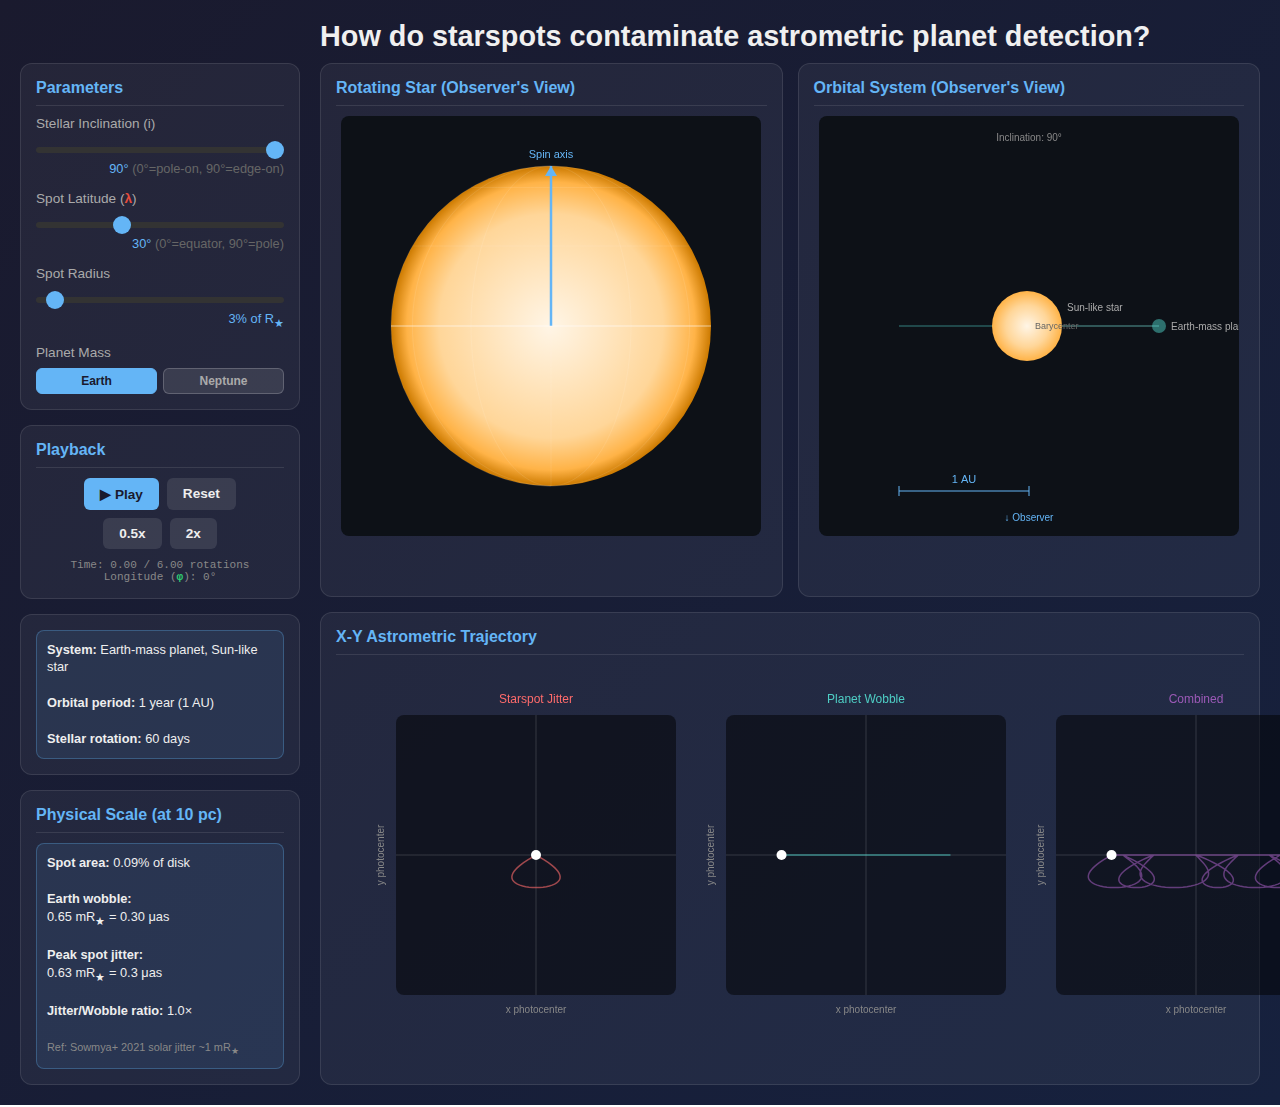
<file: astrometry_visualizer.html>
<!DOCTYPE html>
<html lang="en">
<head>
    <meta charset="UTF-8">
    <meta name="viewport" content="width=device-width, initial-scale=1.0">
    <title>Astrometric Jitter vs Planet Signal Visualizer</title>
    <style>
        * {
            margin: 0;
            padding: 0;
            box-sizing: border-box;
        }
        body {
            font-family: 'Segoe UI', Tahoma, Geneva, Verdana, sans-serif;
            background: linear-gradient(135deg, #1a1a2e 0%, #16213e 100%);
            color: #eee;
            min-height: 100vh;
            padding: 20px;
        }
        h1 {
            text-align: left;
            margin-bottom: 10px;
            margin-left: 300px; /* sidebar (280px) + gap (20px) */
            font-size: 1.8em;
            color: #f0f0f0;
        }
        .subtitle {
            text-align: center;
            color: #888;
            margin-bottom: 20px;
            font-size: 0.9em;
        }
        .container {
            max-width: 1400px;
            margin: 0 auto;
        }
        .main-layout {
            display: grid;
            grid-template-columns: 280px 1fr;
            gap: 20px;
        }
        .sidebar {
            display: flex;
            flex-direction: column;
            gap: 15px;
        }
        .panel {
            background: rgba(255, 255, 255, 0.05);
            border-radius: 12px;
            padding: 15px;
            border: 1px solid rgba(255, 255, 255, 0.1);
        }
        .panel h3 {
            margin-bottom: 10px;
            color: #64b5f6;
            font-size: 1em;
            border-bottom: 1px solid rgba(255,255,255,0.1);
            padding-bottom: 8px;
        }
        canvas {
            display: block;
            margin: 0 auto;
            border-radius: 8px;
            background: #0d1117;
        }
        #trajectoryCanvas {
            background: transparent;
        }
        .control-group {
            margin-bottom: 15px;
        }
        .control-group:last-child {
            margin-bottom: 0;
        }
        .control-group label {
            display: block;
            margin-bottom: 8px;
            font-size: 0.85em;
            color: #aaa;
        }
        .control-group input[type="range"] {
            width: 100%;
            height: 6px;
            border-radius: 3px;
            background: #333;
            outline: none;
            -webkit-appearance: none;
        }
        .control-group input[type="range"]::-webkit-slider-thumb {
            -webkit-appearance: none;
            width: 18px;
            height: 18px;
            border-radius: 50%;
            background: #64b5f6;
            cursor: pointer;
        }
        .value-display {
            text-align: right;
            font-size: 0.8em;
            color: #64b5f6;
            margin-top: 4px;
        }
        .legend {
            display: flex;
            gap: 15px;
            justify-content: center;
            margin-top: 10px;
            font-size: 0.8em;
            flex-wrap: wrap;
        }
        .legend-item {
            display: flex;
            align-items: center;
            gap: 6px;
        }
        .legend-color {
            width: 16px;
            height: 4px;
            border-radius: 2px;
        }
        .info-box {
            background: rgba(100, 181, 246, 0.1);
            border: 1px solid rgba(100, 181, 246, 0.3);
            border-radius: 8px;
            padding: 10px;
            font-size: 0.8em;
            line-height: 1.4;
        }
        .play-controls {
            display: flex;
            flex-wrap: wrap;
            justify-content: center;
            gap: 8px;
        }
        button {
            background: #64b5f6;
            border: none;
            color: #1a1a2e;
            padding: 8px 16px;
            border-radius: 6px;
            cursor: pointer;
            font-weight: bold;
            font-size: 0.85em;
            transition: background 0.2s;
        }
        button:hover {
            background: #90caf9;
        }
        button.secondary {
            background: rgba(255,255,255,0.1);
            color: #eee;
        }
        button.secondary:hover {
            background: rgba(255,255,255,0.2);
        }
        .time-display {
            text-align: center;
            font-family: monospace;
            color: #888;
            margin-top: 10px;
            font-size: 0.85em;
        }
        .visuals-grid {
            display: grid;
            grid-template-columns: 1fr 1fr;
            grid-template-rows: auto auto;
            gap: 15px;
        }
        .trajectory-panel {
            grid-column: 1 / -1;
        }
        .symbol-lat {
            color: #e74c3c;
            font-weight: bold;
        }
        .symbol-lon {
            color: #2ecc71;
            font-weight: bold;
        }
        .preset-buttons, .toggle-buttons {
            display: flex;
            gap: 6px;
            margin-top: 8px;
        }
        .preset, .toggle {
            flex: 1;
            padding: 5px 8px;
            font-size: 0.75em;
            background: rgba(255,255,255,0.1);
            color: #aaa;
            border: 1px solid rgba(255,255,255,0.2);
        }
        .preset:hover, .toggle:hover {
            background: rgba(255,255,255,0.15);
            color: #eee;
        }
        .toggle.active {
            background: #64b5f6;
            color: #1a1a2e;
            border-color: #64b5f6;
        }
    </style>
</head>
<body>
    <div class="container">
        <h1>How do starspots contaminate astrometric planet detection?</h1>
        <div class="main-layout">
            <div class="sidebar">
                <div class="panel">
                    <h3>Parameters</h3>
                    <div class="control-group">
                        <label>Stellar Inclination (i)</label>
                        <input type="range" id="inclination" min="0" max="90" value="90" step="1">
                        <div class="value-display"><span id="incValue">90</span>° <span style="color:#666">(0°=pole-on, 90°=edge-on)</span></div>
                    </div>
                    <div class="control-group">
                        <label>Spot Latitude (<span class="symbol-lat">λ</span>)</label>
                        <input type="range" id="spotLat" min="0" max="90" value="30" step="1">
                        <div class="value-display"><span id="spotLatValue">30</span>° <span style="color:#666">(0°=equator, 90°=pole)</span></div>
                    </div>
                    <div class="control-group">
                        <label>Spot Radius</label>
                        <input type="range" id="spotRadius" min="2" max="25" value="3" step="1">
                        <div class="value-display"><span id="spotRadiusValue">3</span>% of R<sub>★</sub></div>
                    </div>
                    <div class="control-group">
                        <label>Planet Mass</label>
                        <div class="toggle-buttons">
                            <button class="toggle active" id="earthMass">Earth</button>
                            <button class="toggle" id="neptuneMass">Neptune</button>
                        </div>
                    </div>
                </div>

                <div class="panel">
                    <h3>Playback</h3>
                    <div class="play-controls">
                        <button id="playPause">▶ Play</button>
                        <button id="reset" class="secondary">Reset</button>
                    </div>
                    <div class="play-controls" style="margin-top: 8px;">
                        <button id="speedDown" class="secondary">0.5x</button>
                        <button id="speedUp" class="secondary">2x</button>
                    </div>
                    <div class="time-display">
                        <div>Time: <span id="timeDisplay">0.00</span> / 6.00 rotations</div>
                        <div>Longitude (<span class="symbol-lon">φ</span>): <span id="lonDisplay">0</span>°</div>
                    </div>
                </div>

                <div class="panel">
                    <div class="info-box" id="systemInfo">
                        <strong>System:</strong> Earth-mass planet, Sun-like star<br><br>
                        <strong>Orbital period:</strong> 1 year (1 AU)<br><br>
                        <strong>Stellar rotation:</strong> 60 days
                    </div>
                </div>

                <div class="panel">
                    <h3>Physical Scale (at 10 pc)</h3>
                    <div class="info-box" id="scaleInfo">
                        Loading...
                    </div>
                </div>
            </div>

            <div class="visuals-grid">
                <div class="panel">
                    <h3>Rotating Star (Observer's View)</h3>
                    <canvas id="starCanvas" width="420" height="420"></canvas>
                </div>
                <div class="panel">
                    <h3>Orbital System (Observer's View)</h3>
                    <canvas id="orbitCanvas" width="420" height="420"></canvas>
                </div>
                <div class="panel trajectory-panel">
                    <h3>X-Y Astrometric Trajectory</h3>
                    <canvas id="trajectoryCanvas" width="1020" height="360"></canvas>
                </div>
            </div>
        </div>
    </div>

    <script>
        // Configuration
        // Physical scales (in units of stellar radii):
        // - Earth at 1 AU causes Sun to wobble by ~450 km = 6.5e-4 R_sun
        // - Starspot jitter: ~1e-4 R_star (quiet) to ~1e-2 R_star (active)
        // We use normalized units where 1.0 = stellar radius for display
        // Actual jitter values are computed from spot properties
        const config = {
            stellarRotationPeriod: 1,
            planetOrbitalPeriod: 6,
            totalDuration: 6,
            fps: 60,
            starRadius: 1.0,
            // Physical values in R_star units
            // Earth-Sun wobble: a_star = (M_earth/M_sun) * 1AU ≈ 450 km ≈ 6.5e-4 R_star
            earthWobbleAmplitude: 6.5e-4,
            // Neptune is ~17 Earth masses
            neptuneWobbleAmplitude: 6.5e-4 * 17,
            speedMultiplier: 0.15,
            spotContrast: 0.7,
            // Common display scale factor applied to BOTH signals for visibility
            displayScaleFactor: 80,
            // Distance for μas calculation
            distancePc: 10,
            // At 10 pc: 1 R_sun = 465 μas
            muasPerRstar: 465,
        };

        // State
        let state = {
            time: 0,
            playing: false,
            animationId: null,
            lastTimestamp: 0,
            inclination: 90,  // Start edge-on
            spotLatitude: 30,
            spotRadius: 0.03,
            planetMass: 'earth',  // 'earth' or 'neptune'
            jitterX: [],
            jitterY: [],
            wobbleX: [],
            wobbleY: [],
            times: [],
        };

        // Canvas contexts
        const starCanvas = document.getElementById('starCanvas');
        const orbitCanvas = document.getElementById('orbitCanvas');
        const trajectoryCanvas = document.getElementById('trajectoryCanvas');

        const starCtx = starCanvas.getContext('2d');
        const orbitCtx = orbitCanvas.getContext('2d');
        const trajectoryCtx = trajectoryCanvas.getContext('2d');

        // Transform from star frame to observer frame
        // Star frame: Z = spin axis (north pole)
        // Observer frame: looking along +Y (into screen), X = right, Z = up
        // Inclination i: angle between spin axis and line of sight
        //   i = 0°: pole-on (north pole points at observer)
        //   i = 90°: edge-on (north pole points up)
        // North pole should map to (0, cos(i), sin(i)) in observer frame
        function starToObserver(x_star, y_star, z_star, incRad) {
            // Rotate around X-axis by (i - 90°) to tilt north pole toward observer
            const angle = incRad - Math.PI / 2;
            const cosA = Math.cos(angle);
            const sinA = Math.sin(angle);

            const x_obs = x_star;
            const y_obs = y_star * cosA - z_star * sinA;
            const z_obs = y_star * sinA + z_star * cosA;

            return { x: x_obs, y: y_obs, z: z_obs };
        }

        // Get current rotation phase (longitude) in degrees
        function getCurrentLongitude() {
            const phase = (state.time / config.stellarRotationPeriod) % 1;
            return (phase * 360) % 360;
        }

        // Precompute signal data
        function computeSignals() {
            const numPoints = 600;
            state.times = [];
            state.jitterX = [];
            state.jitterY = [];
            state.wobbleX = [];
            state.wobbleY = [];

            for (let i = 0; i <= numPoints; i++) {
                const t = (i / numPoints) * config.totalDuration;
                state.times.push(t);

                const jitter = computeStarspotJitter(t);
                state.jitterX.push(jitter.x);
                state.jitterY.push(jitter.y);

                const wobble = computePlanetWobble(t);
                state.wobbleX.push(wobble.x);
                state.wobbleY.push(wobble.y);
            }
        }

        // Compute starspot-induced astrometric jitter
        function computeStarspotJitter(time) {
            const incRad = state.inclination * Math.PI / 180;
            const latRad = state.spotLatitude * Math.PI / 180;
            const rotPhase = (2 * Math.PI * time) / config.stellarRotationPeriod;

            const spotX_star = Math.cos(latRad) * Math.cos(rotPhase);
            const spotY_star = Math.cos(latRad) * Math.sin(rotPhase);
            const spotZ_star = Math.sin(latRad);

            const spot_obs = starToObserver(spotX_star, spotY_star, spotZ_star, incRad);

            if (spot_obs.y < 0) {
                return { x: 0, y: 0 };
            }

            // Photocenter displacement formula (based on Morris et al. 2009, Sowmya et al. 2021):
            // δ/R_star ≈ f_spot * C * μ
            // where f_spot = spot fractional area, C = contrast, μ = cos(viewing angle)
            const spotFractionalArea = state.spotRadius * state.spotRadius;  // (r_spot/R_star)²
            const contrast = config.spotContrast;
            const mu = spot_obs.y;  // cos(angle from line of sight)
            const limbDarkening = 0.4 + 0.6 * mu;  // linear limb darkening

            // Physical jitter amplitude (in R_star), then scaled for display
            const physicalJitter = spotFractionalArea * contrast * limbDarkening * mu;
            const effectiveFactor = physicalJitter * config.displayScaleFactor;

            return {
                x: -spot_obs.x * effectiveFactor,
                y: -spot_obs.z * effectiveFactor
            };
        }

        // Compute planet-induced stellar wobble
        function computePlanetWobble(time) {
            const orbitalPhase = (2 * Math.PI * time) / config.planetOrbitalPeriod;
            const incRad = state.inclination * Math.PI / 180;

            // Select wobble amplitude based on planet mass
            const baseAmplitude = state.planetMass === 'neptune'
                ? config.neptuneWobbleAmplitude
                : config.earthWobbleAmplitude;

            // Physical wobble scaled by same display factor as jitter
            const scaledAmplitude = baseAmplitude * config.displayScaleFactor;

            const wobbleX_star = -scaledAmplitude * Math.cos(orbitalPhase);
            const wobbleY_star = -scaledAmplitude * Math.sin(orbitalPhase);
            const wobbleZ_star = 0;

            const wobble_obs = starToObserver(wobbleX_star, wobbleY_star, wobbleZ_star, incRad);

            return { x: wobble_obs.x, y: wobble_obs.z };
        }

        // Draw a circular spot on the sphere by sampling its boundary
        // Uses canvas clipping to handle limb crossing cleanly
        function drawSpotOnSphere(ctx, cx, cy, r, spotLatRad, spotLonRad, spotAngularRadius, incRad) {
            const numPoints = 64;
            const points = [];

            for (let i = 0; i <= numPoints; i++) {
                const angle = (i / numPoints) * 2 * Math.PI;

                const cosR = Math.cos(spotAngularRadius);
                const sinR = Math.sin(spotAngularRadius);

                const dx = sinR * Math.cos(angle);
                const dy = sinR * Math.sin(angle);
                const dz = cosR;

                const cosLat = Math.cos(spotLatRad);
                const sinLat = Math.sin(spotLatRad);
                const cosLon = Math.cos(spotLonRad);
                const sinLon = Math.sin(spotLonRad);

                const x1 = dx * cosLat + dz * sinLat;
                const y1 = dy;
                const z1 = -dx * sinLat + dz * cosLat;

                const x_star = x1 * cosLon - y1 * sinLon;
                const y_star = x1 * sinLon + y1 * cosLon;
                const z_star = z1;

                const obs = starToObserver(x_star, y_star, z_star, incRad);

                // Project all points, even those behind limb
                // We'll use clipping to handle the limb
                points.push({
                    x: cx + obs.x * r,
                    y: cy - obs.z * r,
                    depth: obs.y
                });
            }

            // Check if any part of spot is visible
            const anyVisible = points.some(p => p.depth > 0);
            if (!anyVisible) return false;

            // Use clipping to cleanly cut at the limb
            ctx.save();
            ctx.beginPath();
            ctx.arc(cx, cy, r, 0, Math.PI * 2);
            ctx.clip();

            // Draw the spot polygon
            ctx.beginPath();
            ctx.moveTo(points[0].x, points[0].y);
            for (let i = 1; i < points.length; i++) {
                ctx.lineTo(points[i].x, points[i].y);
            }
            ctx.closePath();

            const darkness = Math.floor(255 * (1 - config.spotContrast * 0.8));
            ctx.fillStyle = `rgb(${darkness}, ${Math.floor(darkness * 0.7)}, ${Math.floor(darkness * 0.4)})`;
            ctx.fill();

            ctx.restore();
            return true;
        }

        // Draw latitude/longitude grid on sphere
        function drawSphereGrid(ctx, cx, cy, r, incRad, rotPhase) {
            ctx.strokeStyle = 'rgba(255, 255, 255, 0.12)';
            ctx.lineWidth = 0.8;

            const latitudes = [0, 30, 60];
            latitudes.forEach(latDeg => {
                const latRad = latDeg * Math.PI / 180;
                ctx.beginPath();
                let started = false;
                for (let lon = 0; lon <= 360; lon += 3) {
                    const lonRad = lon * Math.PI / 180 + rotPhase;
                    const x_star = Math.cos(latRad) * Math.cos(lonRad);
                    const y_star = Math.cos(latRad) * Math.sin(lonRad);
                    const z_star = Math.sin(latRad);

                    const obs = starToObserver(x_star, y_star, z_star, incRad);

                    if (obs.y > 0) {
                        const screenX = cx + obs.x * r;
                        const screenY = cy - obs.z * r;
                        if (!started) {
                            ctx.moveTo(screenX, screenY);
                            started = true;
                        } else {
                            ctx.lineTo(screenX, screenY);
                        }
                    } else {
                        started = false;
                    }
                }
                ctx.stroke();
            });

            for (let lonDeg = 0; lonDeg < 360; lonDeg += 30) {
                const lonRad = lonDeg * Math.PI / 180 + rotPhase;
                ctx.beginPath();
                let started = false;
                for (let lat = -90; lat <= 90; lat += 3) {
                    const latRad = lat * Math.PI / 180;
                    const x_star = Math.cos(latRad) * Math.cos(lonRad);
                    const y_star = Math.cos(latRad) * Math.sin(lonRad);
                    const z_star = Math.sin(latRad);

                    const obs = starToObserver(x_star, y_star, z_star, incRad);

                    if (obs.y > 0) {
                        const screenX = cx + obs.x * r;
                        const screenY = cy - obs.z * r;
                        if (!started) {
                            ctx.moveTo(screenX, screenY);
                            started = true;
                        } else {
                            ctx.lineTo(screenX, screenY);
                        }
                    } else {
                        started = false;
                    }
                }
                ctx.stroke();
            }
        }

        // Draw the rotating star
        function drawStar() {
            const ctx = starCtx;
            const w = starCanvas.width;
            const h = starCanvas.height;
            const cx = w / 2;
            const cy = h / 2;
            const r = 160;

            ctx.clearRect(0, 0, w, h);

            const incRad = state.inclination * Math.PI / 180;
            const latRad = state.spotLatitude * Math.PI / 180;
            const rotPhase = (2 * Math.PI * state.time) / config.stellarRotationPeriod;

            // Draw star disk with limb darkening
            const gradient = ctx.createRadialGradient(cx, cy, 0, cx, cy, r);
            gradient.addColorStop(0, '#fff5e6');
            gradient.addColorStop(0.7, '#ffd699');
            gradient.addColorStop(0.9, '#ffb347');
            gradient.addColorStop(1, '#cc7a00');

            ctx.beginPath();
            ctx.arc(cx, cy, r, 0, Math.PI * 2);
            ctx.fillStyle = gradient;
            ctx.fill();

            // Draw sphere grid
            drawSphereGrid(ctx, cx, cy, r, incRad, rotPhase);

            // Draw spot using proper spherical projection
            const spotAngularRadius = state.spotRadius * Math.PI / 2;  // Convert to radians
            const spotVisible = drawSpotOnSphere(ctx, cx, cy, r, latRad, rotPhase, spotAngularRadius, incRad);

            // Get spot center position for annotations
            const spotX_star = Math.cos(latRad) * Math.cos(rotPhase);
            const spotY_star = Math.cos(latRad) * Math.sin(rotPhase);
            const spotZ_star = Math.sin(latRad);
            const spot_obs = starToObserver(spotX_star, spotY_star, spotZ_star, incRad);

            if (spot_obs.y > 0) {
                const screenX = cx + spot_obs.x * r;
                const screenY = cy - spot_obs.z * r;

                // Draw latitude arc from equator to spot
                ctx.strokeStyle = '#e74c3c';
                ctx.lineWidth = 2;
                ctx.setLineDash([4, 3]);
                ctx.beginPath();
                let started = false;
                for (let lat = 0; lat <= state.spotLatitude; lat += 2) {
                    const lr = lat * Math.PI / 180;
                    const px = Math.cos(lr) * Math.cos(rotPhase);
                    const py = Math.cos(lr) * Math.sin(rotPhase);
                    const pz = Math.sin(lr);
                    const p_obs = starToObserver(px, py, pz, incRad);
                    if (p_obs.y > 0) {
                        const sx = cx + p_obs.x * r;
                        const sy = cy - p_obs.z * r;
                        if (!started) {
                            ctx.moveTo(sx, sy);
                            started = true;
                        } else {
                            ctx.lineTo(sx, sy);
                        }
                    }
                }
                ctx.stroke();
                ctx.setLineDash([]);

                // Draw λ label
                const midLat = state.spotLatitude / 2 * Math.PI / 180;
                const midX = Math.cos(midLat) * Math.cos(rotPhase);
                const midY = Math.cos(midLat) * Math.sin(rotPhase);
                const midZ = Math.sin(midLat);
                const mid_obs = starToObserver(midX, midY, midZ, incRad);
                if (mid_obs.y > 0) {
                    ctx.fillStyle = '#e74c3c';
                    ctx.font = 'bold 14px sans-serif';
                    ctx.fillText('λ', cx + mid_obs.x * r + 8, cy - mid_obs.z * r);
                }
            }

            // Draw prime meridian (longitude = 0)
            ctx.strokeStyle = '#2ecc71';
            ctx.lineWidth = 2;
            ctx.beginPath();
            let started = false;
            for (let lat = -90; lat <= 90; lat += 3) {
                const lr = lat * Math.PI / 180;
                const px = Math.cos(lr) * Math.cos(rotPhase);
                const py = Math.cos(lr) * Math.sin(rotPhase);
                const pz = Math.sin(lr);
                const p_obs = starToObserver(px, py, pz, incRad);
                if (p_obs.y > 0) {
                    const sx = cx + p_obs.x * r;
                    const sy = cy - p_obs.z * r;
                    if (!started) {
                        ctx.moveTo(sx, sy);
                        started = true;
                    } else {
                        ctx.lineTo(sx, sy);
                    }
                } else {
                    started = false;
                }
            }
            ctx.stroke();

            // φ label
            const eqX = Math.cos(rotPhase);
            const eqY = Math.sin(rotPhase);
            const eq_obs = starToObserver(eqX, eqY, 0, incRad);
            if (eq_obs.y > 0.1) {
                ctx.fillStyle = '#2ecc71';
                ctx.font = 'bold 14px sans-serif';
                ctx.fillText('φ=0°', cx + eq_obs.x * r + 8, cy - eq_obs.z * r + 5);
            }

            // Draw spin axis arrow from center to visible pole
            // Pole in observer frame: (0, cos(i), sin(i))
            // poleZ_obs = sin(i) is the height on screen
            // poleY_obs = cos(i) is how much it points toward observer
            const poleZ_obs = Math.sin(incRad);  // Vertical position of pole on screen

            ctx.strokeStyle = '#64b5f6';
            ctx.fillStyle = '#64b5f6';
            ctx.lineWidth = 2.5;

            if (state.inclination < 10) {
                // Nearly pole-on: draw circle with dot
                ctx.beginPath();
                ctx.arc(cx, cy, 12, 0, Math.PI * 2);
                ctx.stroke();
                ctx.beginPath();
                ctx.arc(cx, cy, 3, 0, Math.PI * 2);
                ctx.fill();
                ctx.font = '11px sans-serif';
                ctx.textAlign = 'center';
                ctx.fillText('Spin axis (toward you)', cx, cy - 22);
            } else {
                // Arrow from center to pole position
                // The pole appears at height poleZ_obs on the unit sphere
                const arrowEndY = cy - poleZ_obs * r;

                ctx.beginPath();
                ctx.moveTo(cx, cy);
                ctx.lineTo(cx, arrowEndY);
                ctx.stroke();

                // Arrowhead
                const headLen = 10;
                ctx.beginPath();
                ctx.moveTo(cx, arrowEndY);
                ctx.lineTo(cx - headLen * 0.6, arrowEndY + headLen);
                ctx.lineTo(cx + headLen * 0.6, arrowEndY + headLen);
                ctx.closePath();
                ctx.fill();

                ctx.font = '11px sans-serif';
                ctx.textAlign = 'center';
                ctx.fillText('Spin axis', cx, arrowEndY - 8);
            }

            // Draw equator (highlighted)
            ctx.strokeStyle = 'rgba(255, 255, 255, 0.35)';
            ctx.lineWidth = 1.5;
            ctx.beginPath();
            started = false;
            for (let lon = 0; lon <= 360; lon += 3) {
                const lonRad = lon * Math.PI / 180 + rotPhase;
                const x_star = Math.cos(lonRad);
                const y_star = Math.sin(lonRad);

                const obs = starToObserver(x_star, y_star, 0, incRad);

                if (obs.y > 0) {
                    const screenX = cx + obs.x * r;
                    const screenY = cy - obs.z * r;
                    if (!started) {
                        ctx.moveTo(screenX, screenY);
                        started = true;
                    } else {
                        ctx.lineTo(screenX, screenY);
                    }
                } else {
                    started = false;
                }
            }
            ctx.stroke();
        }

        // Draw the orbital system at the same inclination as star
        function drawOrbit() {
            const ctx = orbitCtx;
            const w = orbitCanvas.width;
            const h = orbitCanvas.height;
            const cx = w / 2;
            const cy = h / 2;

            ctx.clearRect(0, 0, w, h);

            const incRad = state.inclination * Math.PI / 180;
            const orbitalPhase = (2 * Math.PI * state.time) / config.planetOrbitalPeriod;

            // Orbit parameters (in star frame, orbit is in X-Y plane)
            const orbitRadius = 130;  // Display radius
            const starWobbleRadius = 2;  // Exaggerated for visibility, but smaller

            // Draw orbit ellipse (projected based on inclination)
            // At edge-on (i=90°), orbit appears as a horizontal line
            // At pole-on (i=0°), orbit appears as a circle
            ctx.strokeStyle = 'rgba(78, 205, 196, 0.4)';
            ctx.lineWidth = 1.5;
            ctx.setLineDash([5, 5]);
            ctx.beginPath();

            for (let angle = 0; angle <= 360; angle += 3) {
                const a = angle * Math.PI / 180;
                const x_star = orbitRadius * Math.cos(a);
                const y_star = orbitRadius * Math.sin(a);
                const z_star = 0;

                const obs = starToObserver(x_star, y_star, z_star, incRad);

                const screenX = cx + obs.x;
                const screenY = cy - obs.z;

                if (angle === 0) {
                    ctx.moveTo(screenX, screenY);
                } else {
                    ctx.lineTo(screenX, screenY);
                }
            }
            ctx.closePath();
            ctx.stroke();
            ctx.setLineDash([]);

            // Calculate positions
            const planetX_star = orbitRadius * Math.cos(orbitalPhase);
            const planetY_star = orbitRadius * Math.sin(orbitalPhase);
            const planet_obs = starToObserver(planetX_star, planetY_star, 0, incRad);

            const starX_star = -starWobbleRadius * Math.cos(orbitalPhase);
            const starY_star = -starWobbleRadius * Math.sin(orbitalPhase);
            const star_obs = starToObserver(starX_star, starY_star, 0, incRad);

            const planetScreenX = cx + planet_obs.x;
            const planetScreenY = cy - planet_obs.z;
            const starScreenX = cx + star_obs.x;
            const starScreenY = cy - star_obs.z;

            // Determine if planet is in front or behind
            const planetInFront = planet_obs.y > 0;

            // Draw barycenter
            ctx.fillStyle = '#888';
            ctx.beginPath();
            ctx.arc(cx, cy, 3, 0, Math.PI * 2);
            ctx.fill();

            // Draw connecting line
            ctx.strokeStyle = 'rgba(255,255,255,0.15)';
            ctx.lineWidth = 1;
            ctx.beginPath();
            ctx.moveTo(planetScreenX, planetScreenY);
            ctx.lineTo(starScreenX, starScreenY);
            ctx.stroke();

            // Draw star
            const starDisplayRadius = 35;
            const starGradient = ctx.createRadialGradient(starScreenX, starScreenY, 0, starScreenX, starScreenY, starDisplayRadius);
            starGradient.addColorStop(0, '#fff5e6');
            starGradient.addColorStop(0.6, '#ffd699');
            starGradient.addColorStop(1, '#ffb347');

            ctx.beginPath();
            ctx.arc(starScreenX, starScreenY, starDisplayRadius, 0, Math.PI * 2);
            ctx.fillStyle = starGradient;
            ctx.fill();

            // Draw planet (with depth indication)
            const planetDisplayRadius = planetInFront ? 9 : 7;
            ctx.globalAlpha = planetInFront ? 1.0 : 0.5;
            ctx.beginPath();
            ctx.arc(planetScreenX, planetScreenY, planetDisplayRadius, 0, Math.PI * 2);
            ctx.fillStyle = '#4ecdc4';
            ctx.fill();
            ctx.globalAlpha = 1.0;

            // Labels
            ctx.fillStyle = '#aaa';
            ctx.font = '10px sans-serif';
            ctx.textAlign = 'left';

            // Planet label
            const planetLabel = state.planetMass === 'neptune' ? 'Neptune-mass planet' : 'Earth-mass planet';
            ctx.fillText(planetLabel, planetScreenX + 12, planetScreenY + 4);

            // Star label (positioned higher to avoid barycenter overlap)
            ctx.fillText('Sun-like star', starScreenX + starDisplayRadius + 5, starScreenY - 15);

            // Draw 1 AU annotation - aligned with left half of orbit
            ctx.strokeStyle = '#64b5f6';
            ctx.fillStyle = '#64b5f6';
            ctx.lineWidth = 1;
            ctx.font = '11px sans-serif';

            // Scale bar from center to left edge of orbit (= 1 AU = orbit radius)
            const scaleY = h - 45;
            const scaleLeft = cx - orbitRadius;
            const scaleRight = cx;

            ctx.beginPath();
            ctx.moveTo(scaleLeft, scaleY);
            ctx.lineTo(scaleRight, scaleY);
            ctx.stroke();

            // End caps
            ctx.beginPath();
            ctx.moveTo(scaleLeft, scaleY - 5);
            ctx.lineTo(scaleLeft, scaleY + 5);
            ctx.moveTo(scaleRight, scaleY - 5);
            ctx.lineTo(scaleRight, scaleY + 5);
            ctx.stroke();

            // Label offset to the left
            ctx.textAlign = 'center';
            ctx.fillText('1 AU', (scaleLeft + scaleRight) / 2, scaleY - 8);

            // Barycenter label
            ctx.fillStyle = '#666';
            ctx.font = '9px sans-serif';
            ctx.textAlign = 'left';
            ctx.fillText('Barycenter', cx + 6, cy + 3);

            // Inclination indicator
            ctx.fillStyle = '#888';
            ctx.font = '10px sans-serif';
            ctx.textAlign = 'center';
            ctx.fillText(`Inclination: ${state.inclination}°`, cx, 25);

            // Observer direction (only makes sense for inclined views)
            if (state.inclination > 20) {
                ctx.fillStyle = '#64b5f6';
                ctx.font = '10px sans-serif';
                ctx.fillText('↓ Observer', cx, h - 15);
            }
        }

        // Draw trajectory plot
        function drawTrajectory() {
            const ctx = trajectoryCtx;
            const w = trajectoryCanvas.width;
            const h = trajectoryCanvas.height;

            ctx.clearRect(0, 0, w, h);

            const plotSize = 280;
            const margin = 60;
            const gap = 50;

            const plots = [
                { title: 'Starspot Jitter', dataX: state.jitterX, dataY: state.jitterY, color: '#ff6b6b' },
                { title: 'Planet Wobble', dataX: state.wobbleX, dataY: state.wobbleY, color: '#4ecdc4' },
                { title: 'Combined', dataX: state.jitterX.map((j, i) => j + state.wobbleX[i]),
                  dataY: state.jitterY.map((j, i) => j + state.wobbleY[i]), color: '#9b59b6' }
            ];

            const allX = [...state.jitterX, ...state.wobbleX];
            const allY = [...state.jitterY, ...state.wobbleY];
            const combinedX = state.jitterX.map((j, i) => j + state.wobbleX[i]);
            const combinedY = state.jitterY.map((j, i) => j + state.wobbleY[i]);
            allX.push(...combinedX);
            allY.push(...combinedY);

            const maxVal = Math.max(
                Math.max(...allX.map(Math.abs)),
                Math.max(...allY.map(Math.abs))
            ) * 1.3 || 0.1;

            plots.forEach((plot, idx) => {
                const plotCx = margin + plotSize / 2 + idx * (plotSize + gap);
                const plotCy = h / 2 + 10;

                // Draw individual black background box for each plot with rounded corners
                ctx.fillStyle = 'rgba(0,0,0,0.5)';
                ctx.beginPath();
                ctx.roundRect(plotCx - plotSize/2, plotCy - plotSize/2, plotSize, plotSize, 8);
                ctx.fill();

                ctx.strokeStyle = 'rgba(255,255,255,0.15)';
                ctx.lineWidth = 1;
                ctx.beginPath();
                ctx.moveTo(plotCx - plotSize/2, plotCy);
                ctx.lineTo(plotCx + plotSize/2, plotCy);
                ctx.moveTo(plotCx, plotCy - plotSize/2);
                ctx.lineTo(plotCx, plotCy + plotSize/2);
                ctx.stroke();

                ctx.strokeStyle = plot.color;
                ctx.lineWidth = 1.5;
                ctx.globalAlpha = 0.6;
                ctx.beginPath();
                for (let i = 0; i < plot.dataX.length; i++) {
                    const x = plotCx + (plot.dataX[i] / maxVal) * (plotSize / 2);
                    const y = plotCy - (plot.dataY[i] / maxVal) * (plotSize / 2);
                    if (i === 0) ctx.moveTo(x, y);
                    else ctx.lineTo(x, y);
                }
                ctx.stroke();
                ctx.globalAlpha = 1;

                const currentIdx = Math.floor((state.time / config.totalDuration) * (plot.dataX.length - 1));
                const currX = plotCx + (plot.dataX[currentIdx] / maxVal) * (plotSize / 2);
                const currY = plotCy - (plot.dataY[currentIdx] / maxVal) * (plotSize / 2);

                ctx.fillStyle = '#fff';
                ctx.beginPath();
                ctx.arc(currX, currY, 5, 0, Math.PI * 2);
                ctx.fill();

                // Title in matching color
                ctx.fillStyle = plot.color;
                ctx.font = '12px sans-serif';
                ctx.textAlign = 'center';
                ctx.fillText(plot.title, plotCx, plotCy - plotSize/2 - 12);

                // Axis labels
                ctx.fillStyle = '#888';
                ctx.font = '10px sans-serif';
                ctx.fillText('x photocenter', plotCx, plotCy + plotSize/2 + 18);
                ctx.save();
                ctx.translate(plotCx - plotSize/2 - 12, plotCy);
                ctx.rotate(-Math.PI / 2);
                ctx.fillText('y photocenter', 0, 0);
                ctx.restore();
            });
        }

        // Animation loop
        function animate(timestamp) {
            if (!state.playing) return;

            if (state.lastTimestamp === 0) {
                state.lastTimestamp = timestamp;
            }

            const dt = (timestamp - state.lastTimestamp) / 1000;
            state.lastTimestamp = timestamp;

            state.time += dt * config.speedMultiplier;
            if (state.time >= config.totalDuration) {
                state.time = state.time % config.totalDuration;
            }

            render();
            state.animationId = requestAnimationFrame(animate);
        }

        function render() {
            drawStar();
            drawOrbit();
            drawTrajectory();
            updateTimeDisplay();
        }

        function updateTimeDisplay() {
            document.getElementById('timeDisplay').textContent = state.time.toFixed(2);
            document.getElementById('lonDisplay').textContent = Math.round(getCurrentLongitude());
        }

        function updateSystemInfo() {
            const planetLabel = state.planetMass === 'neptune' ? 'Neptune-mass' : 'Earth-mass';
            document.getElementById('systemInfo').innerHTML =
                `<strong>System:</strong> ${planetLabel} planet, Sun-like star<br><br>` +
                `<strong>Orbital period:</strong> 1 year (1 AU)<br><br>` +
                `<strong>Stellar rotation:</strong> 60 days`;
        }

        function updateScaleInfo() {
            // Calculate physical amplitudes in R_star
            const spotArea = state.spotRadius * state.spotRadius;  // fractional area
            // Peak jitter occurs near disk center where μ ≈ 1, limbDarkening ≈ 1
            const peakJitterRstar = spotArea * config.spotContrast * 1.0 * 1.0;
            const wobbleRstar = state.planetMass === 'neptune'
                ? config.neptuneWobbleAmplitude
                : config.earthWobbleAmplitude;

            // Convert to μas at 10 pc (1 R_star = 465 μas)
            const peakJitterMuas = peakJitterRstar * config.muasPerRstar;
            const wobbleMuas = wobbleRstar * config.muasPerRstar;
            const ratio = peakJitterMuas / wobbleMuas;

            // Also show in milli-R_star for comparison with Sowmya et al.
            const peakJitterMRstar = peakJitterRstar * 1000;
            const wobbleMRstar = wobbleRstar * 1000;

            const planetLabel = state.planetMass === 'neptune' ? 'Neptune' : 'Earth';

            document.getElementById('scaleInfo').innerHTML =
                `<strong>Spot area:</strong> ${(spotArea * 100).toFixed(2)}% of disk<br><br>` +
                `<strong>${planetLabel} wobble:</strong><br>` +
                `  ${wobbleMRstar.toFixed(2)} mR<sub>★</sub> = ${wobbleMuas.toFixed(2)} μas<br><br>` +
                `<strong>Peak spot jitter:</strong><br>` +
                `  ${peakJitterMRstar.toFixed(2)} mR<sub>★</sub> = ${peakJitterMuas.toFixed(1)} μas<br><br>` +
                `<strong>Jitter/Wobble ratio:</strong> ${ratio.toFixed(1)}×<br><br>` +
                `<span style="color:#888;font-size:0.85em">` +
                `Ref: Sowmya+ 2021 solar jitter ~1 mR<sub>★</sub></span>`;
        }

        // Event handlers
        document.getElementById('playPause').addEventListener('click', function() {
            state.playing = !state.playing;
            this.textContent = state.playing ? '⏸ Pause' : '▶ Play';
            if (state.playing) {
                state.lastTimestamp = 0;
                state.animationId = requestAnimationFrame(animate);
            } else {
                cancelAnimationFrame(state.animationId);
            }
        });

        document.getElementById('reset').addEventListener('click', function() {
            state.time = 0;
            render();
        });

        document.getElementById('speedDown').addEventListener('click', function() {
            config.speedMultiplier = Math.max(0.05, config.speedMultiplier / 2);
            this.textContent = (config.speedMultiplier / 0.15).toFixed(1) + 'x';
        });

        document.getElementById('speedUp').addEventListener('click', function() {
            config.speedMultiplier = Math.min(1.5, config.speedMultiplier * 2);
            this.textContent = (config.speedMultiplier / 0.15).toFixed(1) + 'x';
        });

        document.getElementById('inclination').addEventListener('input', function() {
            state.inclination = parseFloat(this.value);
            document.getElementById('incValue').textContent = this.value;
            computeSignals();
            render();
        });

        document.getElementById('spotLat').addEventListener('input', function() {
            state.spotLatitude = parseFloat(this.value);
            document.getElementById('spotLatValue').textContent = this.value;
            computeSignals();
            render();
        });

        document.getElementById('spotRadius').addEventListener('input', function() {
            state.spotRadius = parseFloat(this.value) / 100;
            document.getElementById('spotRadiusValue').textContent = this.value;
            computeSignals();
            render();
            updateScaleInfo();
        });

        // Planet mass toggle
        document.getElementById('earthMass').addEventListener('click', function() {
            state.planetMass = 'earth';
            document.getElementById('earthMass').classList.add('active');
            document.getElementById('neptuneMass').classList.remove('active');
            computeSignals();
            render();
            updateScaleInfo();
            updateSystemInfo();
        });

        document.getElementById('neptuneMass').addEventListener('click', function() {
            state.planetMass = 'neptune';
            document.getElementById('neptuneMass').classList.add('active');
            document.getElementById('earthMass').classList.remove('active');
            computeSignals();
            render();
            updateScaleInfo();
            updateSystemInfo();
        });

        // Initialize
        computeSignals();
        render();
        updateScaleInfo();
        updateSystemInfo();
    </script>
</body>
</html>
</file>
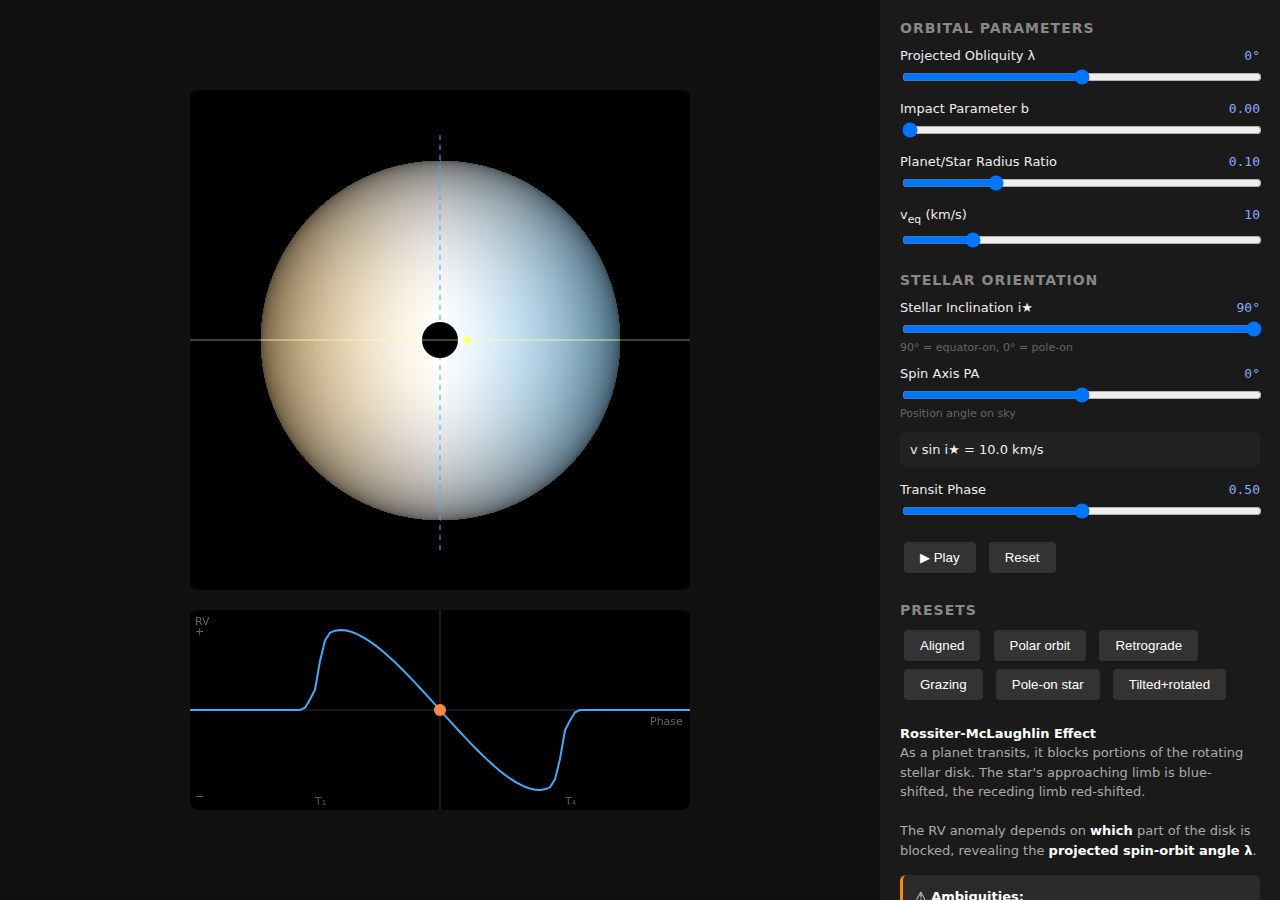
<file: rm_effect.html>
<!DOCTYPE html>
<html>
<head>
<meta charset="UTF-8">
<title>Rossiter-McLaughlin Effect</title>
<style>
* { box-sizing: border-box; }
body { margin: 0; background: #111; color: #eee; font-family: system-ui; display: flex; height: 100vh; }
#left { flex: 1; display: flex; flex-direction: column; align-items: center; justify-content: center; }
#right { width: 400px; padding: 20px; background: #1a1a1a; overflow-y: auto; }
canvas { background: #000; border-radius: 8px; }
.control { margin: 12px 0; }
.control label { display: block; margin-bottom: 4px; font-size: 13px; }
.control input[type="range"] { width: 100%; }
.value { float: right; font-family: monospace; color: #8af; }
h2 { margin: 0 0 8px 0; font-size: 14px; color: #888; text-transform: uppercase; letter-spacing: 1px; }
#info { margin-top: 20px; font-size: 13px; line-height: 1.5; color: #aaa; }
#info b { color: #fff; }
.ambiguity { background: #2a2a2a; padding: 12px; border-radius: 6px; margin-top: 15px; border-left: 3px solid #f80; }
#rvPlot { margin-top: 20px; }
button { background: #333; border: none; color: #fff; padding: 8px 16px; border-radius: 4px; cursor: pointer; margin: 4px; }
button:hover { background: #444; }
button.active { background: #468; }
</style>
</head>
<body>
<div id="left">
  <canvas id="star" width="500" height="500"></canvas>
  <canvas id="rvPlot" width="500" height="200"></canvas>
</div>
<div id="right">
  <h2>Orbital Parameters</h2>

  <div class="control">
    <label>Projected Obliquity λ <span class="value" id="lambdaVal">0°</span></label>
    <input type="range" id="lambda" min="-180" max="180" value="0">
  </div>

  <div class="control">
    <label>Impact Parameter b <span class="value" id="bVal">0.0</span></label>
    <input type="range" id="b" min="0" max="95" value="0">
  </div>

  <div class="control">
    <label>Planet/Star Radius Ratio <span class="value" id="rpVal">0.10</span></label>
    <input type="range" id="rp" min="5" max="25" value="10">
  </div>

  <div class="control">
    <label>v<sub>eq</sub> (km/s) <span class="value" id="veqVal">10</span></label>
    <input type="range" id="veq" min="1" max="50" value="10">
  </div>

  <h2 style="margin-top: 20px;">Stellar Orientation</h2>

  <div class="control">
    <label>Stellar Inclination i★ <span class="value" id="istarVal">90°</span></label>
    <input type="range" id="istar" min="5" max="90" value="90">
    <div style="font-size: 11px; color: #666;">90° = equator-on, 0° = pole-on</div>
  </div>

  <div class="control">
    <label>Spin Axis PA <span class="value" id="paVal">0°</span></label>
    <input type="range" id="pa" min="-90" max="90" value="0">
    <div style="font-size: 11px; color: #666;">Position angle on sky</div>
  </div>

  <div class="derived" style="background: #222; padding: 10px; border-radius: 6px; margin-top: 10px; font-size: 13px;">
    v sin i★ = <span id="vsiniDerived">10.0</span> km/s
  </div>

  <div class="control" style="margin-top: 15px;">
    <label>Transit Phase <span class="value" id="phaseVal">0.50</span></label>
    <input type="range" id="phase" min="0" max="100" value="50">
  </div>

  <div style="margin-top: 15px;">
    <button id="playBtn">▶ Play</button>
    <button id="resetBtn">Reset</button>
  </div>

  <h2 style="margin-top: 25px;">Presets</h2>
  <button onclick="setPreset(0, 0, 90, 0)">Aligned</button>
  <button onclick="setPreset(90, 0, 90, 0)">Polar orbit</button>
  <button onclick="setPreset(180, 0, 90, 0)">Retrograde</button>
  <button onclick="setPreset(30, 50, 90, 0)">Grazing</button>
  <button onclick="setPreset(0, 0, 30, 0)">Pole-on star</button>
  <button onclick="setPreset(45, 0, 60, 45)">Tilted+rotated</button>

  <div id="info">
    <b>Rossiter-McLaughlin Effect</b><br>
    As a planet transits, it blocks portions of the rotating stellar disk.
    The star's approaching limb is blue-shifted, the receding limb red-shifted.
    <br><br>
    The RV anomaly depends on <b>which</b> part of the disk is blocked,
    revealing the <b>projected spin-orbit angle λ</b>.

    <div class="ambiguity">
      <b>⚠ Ambiguities:</b><br>
      • We measure λ (projected), not true 3D obliquity ψ<br>
      • Stellar inclination i★ often unknown<br>
      • High-b transits have weaker constraints<br>
      • λ and (−λ) are degenerate for b=0
    </div>
  </div>
</div>

<script>
const starCanvas = document.getElementById('star');
const rvCanvas = document.getElementById('rvPlot');
const starCtx = starCanvas.getContext('2d');
const rvCtx = rvCanvas.getContext('2d');

const controls = {
  lambda: document.getElementById('lambda'),
  b: document.getElementById('b'),
  rp: document.getElementById('rp'),
  veq: document.getElementById('veq'),
  istar: document.getElementById('istar'),
  pa: document.getElementById('pa'),
  phase: document.getElementById('phase')
};

let playing = false;
let animFrame;

function getParams() {
  const veq = +controls.veq.value;
  const istar = +controls.istar.value * Math.PI / 180;
  return {
    lambda: +controls.lambda.value * Math.PI / 180,
    b: +controls.b.value / 100,
    rp: +controls.rp.value / 100,
    veq: veq,
    istar: istar,
    pa: +controls.pa.value * Math.PI / 180,
    vsini: veq * Math.sin(istar),
    phase: +controls.phase.value / 100
  };
}

function updateLabels() {
  document.getElementById('lambdaVal').textContent = controls.lambda.value + '°';
  document.getElementById('bVal').textContent = (+controls.b.value / 100).toFixed(2);
  document.getElementById('rpVal').textContent = (+controls.rp.value / 100).toFixed(2);
  document.getElementById('veqVal').textContent = controls.veq.value;
  document.getElementById('istarVal').textContent = controls.istar.value + '°';
  document.getElementById('paVal').textContent = controls.pa.value + '°';
  document.getElementById('phaseVal').textContent = (+controls.phase.value / 100).toFixed(2);
  const veq = +controls.veq.value;
  const istar = +controls.istar.value * Math.PI / 180;
  document.getElementById('vsiniDerived').textContent = (veq * Math.sin(istar)).toFixed(1);
}

function drawStar(ctx, cx, cy, R, params) {
  // Draw rotating star with doppler coloring
  // Spin axis tilted by istar from LOS, rotated by PA on sky
  const imgData = ctx.createImageData(starCanvas.width, starCanvas.height);
  const data = imgData.data;

  const sinI = Math.sin(params.istar);
  const cosI = Math.cos(params.istar);
  const sinPA = Math.sin(params.pa);
  const cosPA = Math.cos(params.pa);

  for (let py = 0; py < starCanvas.height; py++) {
    for (let px = 0; px < starCanvas.width; px++) {
      const x = (px - cx) / R;
      const y = (cy - py) / R; // flip y
      const r2 = x*x + y*y;

      if (r2 > 1) continue;

      const z = Math.sqrt(1 - r2);

      // Limb darkening
      const ld = 0.3 + 0.7 * z;

      // Rotate sky coords by -PA to align with spin axis reference
      const xr = x * cosPA + y * sinPA;
      const yr = -x * sinPA + y * cosPA;

      // Doppler shift: spin axis in y-z plane tilted by istar
      // Rotation velocity at point (xr, yr, z) with axis (0, sinI, cosI)
      // v = omega x r, z-component gives LOS velocity
      // vz = omega * (xr * sinI)
      const doppler = xr * sinI;

      // Color: blue-shifted vs red-shifted
      let r, g, b;
      const dAbs = Math.abs(doppler);
      if (doppler > 0) {
        r = 255 * ld * (1 - 0.4 * dAbs);
        g = 255 * ld * (1 - 0.15 * dAbs);
        b = 255 * ld;
      } else {
        r = 255 * ld;
        g = 255 * ld * (1 - 0.15 * dAbs);
        b = 255 * ld * (1 - 0.4 * dAbs);
      }

      const idx = (py * starCanvas.width + px) * 4;
      data[idx] = r;
      data[idx + 1] = g;
      data[idx + 2] = b;
      data[idx + 3] = 255;
    }
  }

  ctx.putImageData(imgData, 0, 0);

  // Draw rotation axis indicator (projected onto sky)
  // Axis direction: (0, sinI, cosI) rotated by PA
  const axisX = sinI * sinPA;
  const axisY = sinI * cosPA;
  ctx.strokeStyle = '#4af8';
  ctx.lineWidth = 2;
  ctx.setLineDash([5, 5]);
  ctx.beginPath();
  ctx.moveTo(cx - axisX * (R + 30), cy + axisY * (R + 30));
  ctx.lineTo(cx + axisX * (R + 30), cy - axisY * (R + 30));
  ctx.stroke();
  ctx.setLineDash([]);

  // Draw pole marker (visible pole)
  const poleX = axisX * cosI * 0.9;
  const poleY = -axisY * cosI * 0.9;
  if (cosI > 0.1) {
    ctx.fillStyle = '#4af';
    ctx.beginPath();
    ctx.arc(cx + poleX * R, cy + poleY * R, 5, 0, Math.PI * 2);
    ctx.fill();
    ctx.fillStyle = '#fff';
    ctx.font = '11px system-ui';
    ctx.fillText('pole', cx + poleX * R + 8, cy + poleY * R + 4);
  }

  // Draw equator as ellipse
  ctx.strokeStyle = '#fff3';
  ctx.lineWidth = 1;
  ctx.beginPath();
  const eqSteps = 60;
  for (let i = 0; i <= eqSteps; i++) {
    const angle = (i / eqSteps) * Math.PI * 2;
    // Equator in star's frame: circle in x-y plane (perpendicular to spin)
    // After rotation, visible as ellipse
    const ex = Math.cos(angle);
    const ey = Math.sin(angle) * cosI;
    const ez = -Math.sin(angle) * sinI;
    if (ez < 0) continue; // behind star
    // Rotate by PA
    const px = (ex * cosPA - ey * sinPA) * R;
    const py = -(ex * sinPA + ey * cosPA) * R;
    if (i === 0 || ez < 0.01) ctx.moveTo(cx + px, cy + py);
    else ctx.lineTo(cx + px, cy + py);
  }
  ctx.stroke();
}

function getPlanetPosition(params) {
  // Phase 0 to 1, transit at 0.5
  // Planet moves along path tilted by lambda
  const t = (params.phase - 0.5) * 4; // -2 to 2 during transit window
  const xOrbit = t; // along orbital path
  const yOrbit = params.b; // impact parameter offset

  // Rotate by lambda
  const cosL = Math.cos(params.lambda);
  const sinL = Math.sin(params.lambda);
  const x = xOrbit * cosL - yOrbit * sinL;
  const y = xOrbit * sinL + yOrbit * cosL;

  return { x, y, visible: Math.abs(t) < 1.5 };
}

function drawPlanet(ctx, cx, cy, R, params) {
  const pos = getPlanetPosition(params);
  if (!pos.visible) return;

  const px = cx + pos.x * R;
  const py = cy - pos.y * R;
  const pr = params.rp * R;

  // Check if in front of star
  const dist = Math.sqrt(pos.x*pos.x + pos.y*pos.y);
  if (dist > 1 + params.rp) return;

  ctx.fillStyle = '#000';
  ctx.beginPath();
  ctx.arc(px, py, pr, 0, Math.PI * 2);
  ctx.fill();

  // Draw orbital path
  ctx.strokeStyle = '#ff84';
  ctx.lineWidth = 2;
  const pathLen = 2;
  ctx.beginPath();
  const x1 = -pathLen * Math.cos(params.lambda) - params.b * Math.sin(params.lambda);
  const y1 = -pathLen * Math.sin(params.lambda) + params.b * Math.cos(params.lambda);
  const x2 = pathLen * Math.cos(params.lambda) - params.b * Math.sin(params.lambda);
  const y2 = pathLen * Math.sin(params.lambda) + params.b * Math.cos(params.lambda);
  ctx.moveTo(cx + x1 * R, cy - y1 * R);
  ctx.lineTo(cx + x2 * R, cy - y2 * R);
  ctx.stroke();

  // Arrow showing direction
  ctx.fillStyle = '#ff8';
  const ax = cx + (pos.x + 0.15 * Math.cos(params.lambda)) * R;
  const ay = cy - (pos.y + 0.15 * Math.sin(params.lambda)) * R;
  ctx.beginPath();
  ctx.arc(ax, ay, 4, 0, Math.PI * 2);
  ctx.fill();
}

function computeRVAnomaly(params, phase) {
  const t = (phase - 0.5) * 4;
  const xOrbit = t;
  const yOrbit = params.b;

  const cosL = Math.cos(params.lambda);
  const sinL = Math.sin(params.lambda);
  const x = xOrbit * cosL - yOrbit * sinL;
  const y = xOrbit * sinL + yOrbit * cosL;

  const dist = Math.sqrt(x*x + y*y);
  if (dist > 1 + params.rp) return 0;

  // Compute overlap with stellar disk
  let overlap = 0;
  if (dist < 1 - params.rp) {
    overlap = Math.PI * params.rp * params.rp;
  } else if (dist < 1 + params.rp) {
    const d = dist;
    const r1 = 1, r2 = params.rp;
    if (d > 0) {
      const part = (r1*r1 * Math.acos((d*d + r1*r1 - r2*r2)/(2*d*r1)) +
                   r2*r2 * Math.acos((d*d + r2*r2 - r1*r1)/(2*d*r2)) -
                   0.5 * Math.sqrt((r1+r2-d)*(d+r1-r2)*(d-r1+r2)*(d+r1+r2)));
      overlap = Math.max(0, part);
    }
  }

  // Rotate planet position by -PA to get coords in spin-axis frame
  const sinPA = Math.sin(params.pa);
  const cosPA = Math.cos(params.pa);
  const xr = x * cosPA + y * sinPA;

  // Limb darkening at planet position
  const mu = Math.sqrt(Math.max(0, 1 - x*x - y*y));
  const ld = 0.3 + 0.7 * mu;

  // Doppler at planet position depends on xr and stellar inclination
  const sinI = Math.sin(params.istar);
  const blockedVel = xr * sinI;

  // RV anomaly: blocked velocity weighted by area and LD
  // Note: vsini = veq * sin(istar) is already computed
  return -blockedVel * overlap * ld * params.veq / (Math.PI * 0.1 * 0.1);
}

function drawRVPlot(ctx, params) {
  const w = rvCanvas.width, h = rvCanvas.height;
  ctx.fillStyle = '#000';
  ctx.fillRect(0, 0, w, h);

  // Grid
  ctx.strokeStyle = '#333';
  ctx.lineWidth = 1;
  ctx.beginPath();
  ctx.moveTo(0, h/2);
  ctx.lineTo(w, h/2);
  ctx.moveTo(w/2, 0);
  ctx.lineTo(w/2, h);
  ctx.stroke();

  // Labels
  ctx.fillStyle = '#666';
  ctx.font = '11px system-ui';
  ctx.fillText('Phase', w - 40, h/2 + 15);
  ctx.fillText('RV', 5, 15);
  ctx.fillText('+', 5, 25);
  ctx.fillText('−', 5, h - 10);

  // Compute RV curve
  const points = [];
  let maxRV = 1;
  for (let i = 0; i <= 100; i++) {
    const ph = i / 100;
    const rv = computeRVAnomaly({...params, phase: ph}, ph);
    points.push({ x: i * w / 100, y: rv });
    maxRV = Math.max(maxRV, Math.abs(rv));
  }

  // Scale
  const scale = (h/2 - 20) / maxRV;

  // Draw curve
  ctx.strokeStyle = '#4af';
  ctx.lineWidth = 2;
  ctx.beginPath();
  points.forEach((p, i) => {
    const y = h/2 - p.y * scale;
    if (i === 0) ctx.moveTo(p.x, y);
    else ctx.lineTo(p.x, y);
  });
  ctx.stroke();

  // Current position marker
  const currX = params.phase * w;
  const currRV = computeRVAnomaly(params, params.phase);
  const currY = h/2 - currRV * scale;

  ctx.fillStyle = '#f84';
  ctx.beginPath();
  ctx.arc(currX, currY, 6, 0, Math.PI * 2);
  ctx.fill();

  // Phase markers
  ctx.fillStyle = '#555';
  ctx.fillText('T₁', w * 0.25, h - 5);
  ctx.fillText('T₄', w * 0.75, h - 5);
}

function draw() {
  const params = getParams();
  updateLabels();

  const cx = starCanvas.width / 2;
  const cy = starCanvas.height / 2;
  const R = 180;

  starCtx.clearRect(0, 0, starCanvas.width, starCanvas.height);
  drawStar(starCtx, cx, cy, R, params);
  drawPlanet(starCtx, cx, cy, R, params);

  drawRVPlot(rvCtx, params);
}

function animate() {
  if (!playing) return;
  let phase = +controls.phase.value;
  phase = (phase + 0.5) % 100;
  controls.phase.value = phase;
  draw();
  animFrame = requestAnimationFrame(animate);
}

Object.values(controls).forEach(c => c.addEventListener('input', draw));

document.getElementById('playBtn').addEventListener('click', () => {
  playing = !playing;
  document.getElementById('playBtn').textContent = playing ? '⏸ Pause' : '▶ Play';
  if (playing) animate();
});

document.getElementById('resetBtn').addEventListener('click', () => {
  controls.lambda.value = 0;
  controls.b.value = 0;
  controls.rp.value = 10;
  controls.veq.value = 10;
  controls.istar.value = 90;
  controls.pa.value = 0;
  controls.phase.value = 50;
  draw();
});

function setPreset(lambda, b, istar, pa) {
  controls.lambda.value = lambda;
  controls.b.value = b;
  controls.istar.value = istar;
  controls.pa.value = pa;
  draw();
}

draw();
</script>
</body>
</html>
</file>
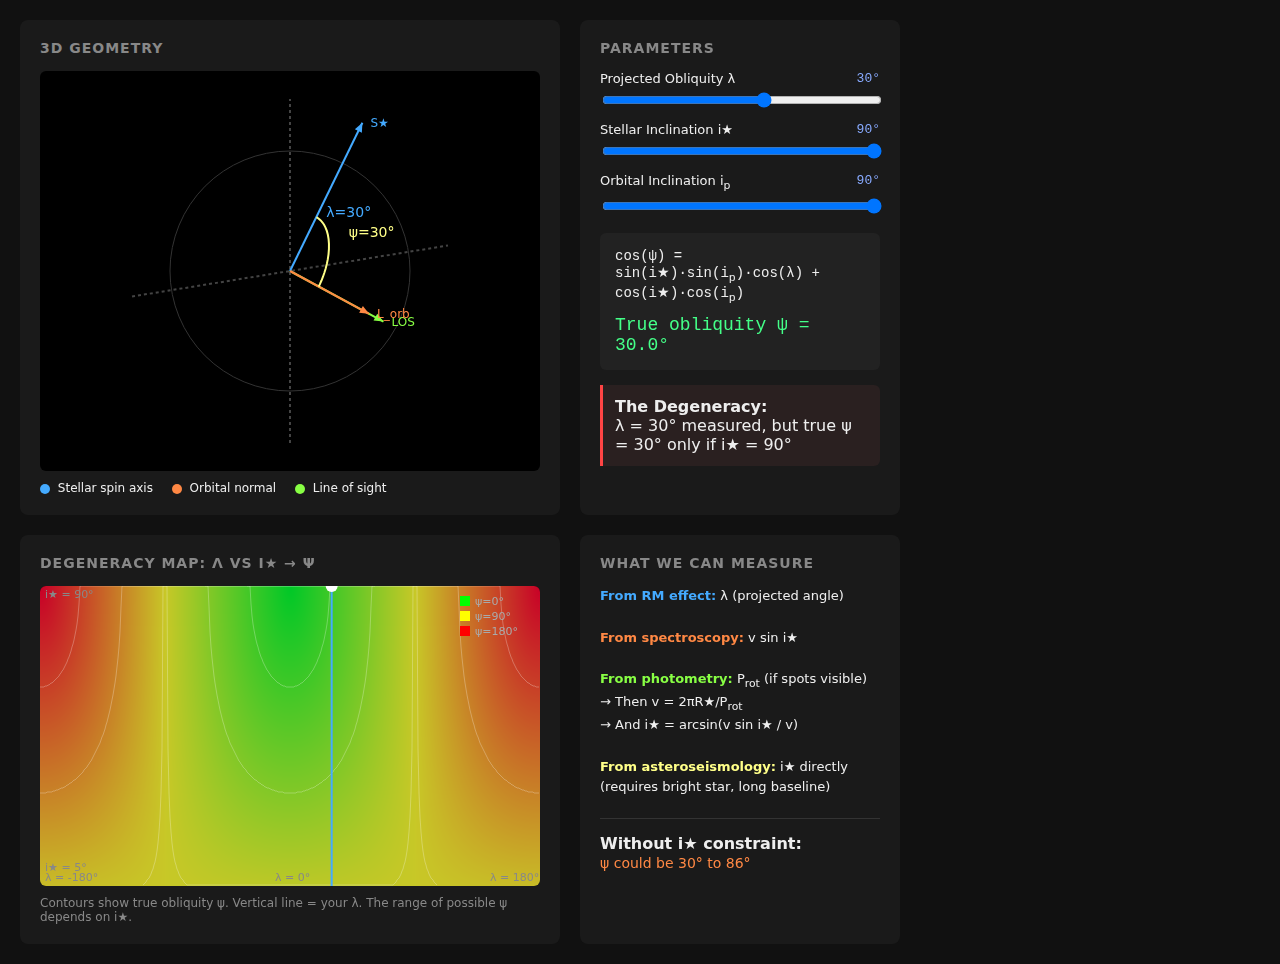
<file: rm_obliquity.html>
<!DOCTYPE html>
<html>
<head>
<meta charset="UTF-8">
<title>RM Effect: True vs Projected Obliquity</title>
<style>
* { box-sizing: border-box; }
body { margin: 0; background: #111; color: #eee; font-family: system-ui; }
.container { display: flex; flex-wrap: wrap; padding: 20px; gap: 20px; }
.panel { background: #1a1a1a; border-radius: 8px; padding: 20px; }
.panel h2 { margin: 0 0 15px 0; font-size: 14px; color: #888; text-transform: uppercase; letter-spacing: 1px; }
canvas { background: #000; border-radius: 6px; display: block; }
.control { margin: 10px 0; }
.control label { display: block; margin-bottom: 4px; font-size: 13px; }
.control input[type="range"] { width: 100%; }
.value { float: right; font-family: monospace; color: #8af; }
.eq { background: #222; padding: 15px; border-radius: 6px; font-family: monospace; font-size: 14px; margin: 15px 0; }
.eq .result { color: #4f8; font-size: 18px; margin-top: 10px; }
.warning { color: #f84; font-size: 12px; margin-top: 5px; }
.ambig { background: #2a2020; border-left: 3px solid #f44; padding: 12px; margin: 15px 0; border-radius: 0 6px 6px 0; }
.legend { font-size: 12px; margin-top: 10px; }
.legend span { display: inline-block; margin-right: 15px; }
.legend .dot { display: inline-block; width: 10px; height: 10px; border-radius: 50%; margin-right: 4px; vertical-align: middle; }
</style>
</head>
<body>
<div class="container">

<div class="panel" style="width: 540px;">
  <h2>3D Geometry</h2>
  <canvas id="geom3d" width="500" height="400"></canvas>
  <div class="legend">
    <span><span class="dot" style="background:#4af;"></span> Stellar spin axis</span>
    <span><span class="dot" style="background:#f84;"></span> Orbital normal</span>
    <span><span class="dot" style="background:#8f4;"></span> Line of sight</span>
  </div>
</div>

<div class="panel" style="width: 320px;">
  <h2>Parameters</h2>

  <div class="control">
    <label>Projected Obliquity λ <span class="value" id="lambdaVal">30°</span></label>
    <input type="range" id="lambda" min="-180" max="180" value="30">
  </div>

  <div class="control">
    <label>Stellar Inclination i★ <span class="value" id="istarVal">90°</span></label>
    <input type="range" id="istar" min="5" max="90" value="90">
    <div class="warning" id="istarWarn"></div>
  </div>

  <div class="control">
    <label>Orbital Inclination i<sub>p</sub> <span class="value" id="iorbVal">90°</span></label>
    <input type="range" id="iorb" min="80" max="90" value="90">
  </div>

  <div class="eq">
    cos(ψ) = sin(i★)·sin(i<sub>p</sub>)·cos(λ) + cos(i★)·cos(i<sub>p</sub>)
    <div class="result">True obliquity ψ = <span id="psiResult">30.0°</span></div>
  </div>

  <div class="ambig" id="ambigNote">
    <b>The Degeneracy:</b><br>
    Same λ = 30° gives different ψ depending on unknown i★
  </div>
</div>

<div class="panel" style="width: 540px;">
  <h2>Degeneracy Map: λ vs i★ → ψ</h2>
  <canvas id="degMap" width="500" height="300"></canvas>
  <div style="font-size: 12px; color: #888; margin-top: 10px;">
    Contours show true obliquity ψ. Vertical line = your λ. The range of possible ψ depends on i★.
  </div>
</div>

<div class="panel" style="width: 320px;">
  <h2>What We Can Measure</h2>
  <div style="font-size: 13px; line-height: 1.6;">
    <b style="color:#4af;">From RM effect:</b> λ (projected angle)<br><br>

    <b style="color:#f84;">From spectroscopy:</b> v sin i★<br><br>

    <b style="color:#8f4;">From photometry:</b> P<sub>rot</sub> (if spots visible)<br>
    → Then v = 2πR★/P<sub>rot</sub><br>
    → And i★ = arcsin(v sin i★ / v)<br><br>

    <b style="color:#ff8;">From asteroseismology:</b> i★ directly<br>
    (requires bright star, long baseline)
  </div>

  <div style="margin-top: 20px; padding-top: 15px; border-top: 1px solid #333;">
    <b>Without i★ constraint:</b><br>
    <span id="psiRange" style="color: #f84; font-size: 14px;"></span>
  </div>
</div>

</div>

<script>
const geomCanvas = document.getElementById('geom3d');
const degCanvas = document.getElementById('degMap');
const geomCtx = geomCanvas.getContext('2d');
const degCtx = degCanvas.getContext('2d');

const controls = {
  lambda: document.getElementById('lambda'),
  istar: document.getElementById('istar'),
  iorb: document.getElementById('iorb')
};

function rad(deg) { return deg * Math.PI / 180; }
function deg(rad) { return rad * 180 / Math.PI; }

function computePsi(lambda, istar, iorb) {
  const l = rad(lambda), is = rad(istar), io = rad(iorb);
  const cosPsi = Math.sin(is) * Math.sin(io) * Math.cos(l) + Math.cos(is) * Math.cos(io);
  return deg(Math.acos(Math.max(-1, Math.min(1, cosPsi))));
}

function project3D(x, y, z, rotY, rotX) {
  // Rotate around Y
  let x1 = x * Math.cos(rotY) + z * Math.sin(rotY);
  let z1 = -x * Math.sin(rotY) + z * Math.cos(rotY);
  let y1 = y;
  // Rotate around X
  let y2 = y1 * Math.cos(rotX) - z1 * Math.sin(rotX);
  let z2 = y1 * Math.sin(rotX) + z1 * Math.cos(rotX);
  // Simple projection
  const scale = 150;
  return { x: x1 * scale, y: -y2 * scale, z: z2 };
}

function drawArrow(ctx, x1, y1, x2, y2, color, label) {
  ctx.strokeStyle = color;
  ctx.fillStyle = color;
  ctx.lineWidth = 2;
  ctx.beginPath();
  ctx.moveTo(x1, y1);
  ctx.lineTo(x2, y2);
  ctx.stroke();

  // Arrowhead
  const angle = Math.atan2(y2 - y1, x2 - x1);
  const headLen = 10;
  ctx.beginPath();
  ctx.moveTo(x2, y2);
  ctx.lineTo(x2 - headLen * Math.cos(angle - 0.4), y2 - headLen * Math.sin(angle - 0.4));
  ctx.lineTo(x2 - headLen * Math.cos(angle + 0.4), y2 - headLen * Math.sin(angle + 0.4));
  ctx.closePath();
  ctx.fill();

  if (label) {
    ctx.font = '12px system-ui';
    ctx.fillText(label, x2 + 8, y2 + 4);
  }
}

function draw3D(ctx) {
  const w = geomCanvas.width, h = geomCanvas.height;
  const cx = w / 2, cy = h / 2;
  ctx.clearRect(0, 0, w, h);

  const lambda = +controls.lambda.value;
  const istar = +controls.istar.value;
  const iorb = +controls.iorb.value;

  const viewRotY = 0.5;
  const viewRotX = 0.3;

  // Draw reference sphere (faint)
  ctx.strokeStyle = '#333';
  ctx.lineWidth = 1;
  ctx.beginPath();
  ctx.arc(cx, cy, 120, 0, Math.PI * 2);
  ctx.stroke();

  // Line of sight (Z axis pointing at us)
  const los = project3D(0, 0, 1.3, viewRotY, viewRotX);
  drawArrow(ctx, cx, cy, cx + los.x, cy + los.y, '#8f4', 'LOS');

  // Sky plane axes (X and Y)
  ctx.strokeStyle = '#444';
  ctx.setLineDash([3, 3]);
  const skyX = project3D(1.2, 0, 0, viewRotY, viewRotX);
  const skyY = project3D(0, 1.2, 0, viewRotY, viewRotX);
  ctx.beginPath();
  ctx.moveTo(cx - skyX.x, cy - skyX.y);
  ctx.lineTo(cx + skyX.x, cy + skyX.y);
  ctx.moveTo(cx - skyY.x, cy - skyY.y);
  ctx.lineTo(cx + skyY.x, cy + skyY.y);
  ctx.stroke();
  ctx.setLineDash([]);

  // Stellar spin axis
  // Inclined by i★ from LOS, with λ rotation in sky plane
  const isRad = rad(istar);
  const lRad = rad(lambda);
  const spinX = Math.sin(isRad) * Math.sin(lRad);
  const spinY = Math.sin(isRad) * Math.cos(lRad);
  const spinZ = Math.cos(isRad);
  const spin = project3D(spinX * 1.1, spinY * 1.1, spinZ * 1.1, viewRotY, viewRotX);
  drawArrow(ctx, cx, cy, cx + spin.x, cy + spin.y, '#4af', 'S★');

  // Orbital normal (inclined by i_orb from LOS, in Y-Z plane for simplicity)
  const ioRad = rad(iorb);
  const orbX = 0;
  const orbY = Math.sin(Math.PI/2 - ioRad);
  const orbZ = Math.cos(Math.PI/2 - ioRad);
  const orb = project3D(orbX * 1.1, orbY * 1.1, orbZ * 1.1, viewRotY, viewRotX);
  drawArrow(ctx, cx, cy, cx + orb.x, cy + orb.y, '#f84', 'L_orb');

  // Draw angle arc for ψ
  const psi = computePsi(lambda, istar, iorb);
  ctx.strokeStyle = '#ff8';
  ctx.lineWidth = 2;
  const arcR = 50;
  // Draw arc between spin and orbital axes
  ctx.beginPath();
  const steps = 20;
  for (let i = 0; i <= steps; i++) {
    const t = i / steps;
    const ax = spinX * (1-t) + orbX * t;
    const ay = spinY * (1-t) + orbY * t;
    const az = spinZ * (1-t) + orbZ * t;
    const len = Math.sqrt(ax*ax + ay*ay + az*az);
    const p = project3D(ax/len * 0.4, ay/len * 0.4, az/len * 0.4, viewRotY, viewRotX);
    if (i === 0) ctx.moveTo(cx + p.x, cy + p.y);
    else ctx.lineTo(cx + p.x, cy + p.y);
  }
  ctx.stroke();

  // Label ψ
  const midX = (spinX + orbX) / 2, midY = (spinY + orbY) / 2, midZ = (spinZ + orbZ) / 2;
  const midLen = Math.sqrt(midX*midX + midY*midY + midZ*midZ);
  const midP = project3D(midX/midLen * 0.5, midY/midLen * 0.5, midZ/midLen * 0.5, viewRotY, viewRotX);
  ctx.fillStyle = '#ff8';
  ctx.font = '14px system-ui';
  ctx.fillText('ψ=' + psi.toFixed(0) + '°', cx + midP.x + 10, cy + midP.y);

  // Draw projected λ on sky plane
  ctx.strokeStyle = '#4af4';
  ctx.lineWidth = 1;
  ctx.setLineDash([5, 3]);
  const projSpin = project3D(spinX, spinY, 0, viewRotY, viewRotX);
  ctx.beginPath();
  ctx.moveTo(cx, cy);
  ctx.lineTo(cx + projSpin.x * 0.7, cy + projSpin.y * 0.7);
  ctx.stroke();
  ctx.setLineDash([]);

  // Label λ
  ctx.fillStyle = '#4af';
  ctx.fillText('λ=' + lambda + '°', cx + projSpin.x * 0.4 + 10, cy + projSpin.y * 0.4);
}

function drawDegeneracyMap(ctx) {
  const w = degCanvas.width, h = degCanvas.height;
  ctx.clearRect(0, 0, w, h);

  const lambda = +controls.lambda.value;
  const iorb = +controls.iorb.value;

  // Create heatmap: x = λ, y = i★, color = ψ
  const imgData = ctx.createImageData(w, h);
  const data = imgData.data;

  for (let py = 0; py < h; py++) {
    for (let px = 0; px < w; px++) {
      const l = (px / w) * 360 - 180; // -180 to 180
      const is = 90 - (py / h) * 85; // 90 to 5 (top to bottom)
      const psi = computePsi(l, is, iorb);

      // Color by ψ: 0=green, 90=yellow, 180=red
      const t = psi / 180;
      const r = Math.floor(255 * Math.min(1, t * 2));
      const g = Math.floor(255 * Math.min(1, (1 - t) * 2));
      const b = 50;

      const idx = (py * w + px) * 4;
      data[idx] = r;
      data[idx + 1] = g;
      data[idx + 2] = b;
      data[idx + 3] = 200;
    }
  }
  ctx.putImageData(imgData, 0, 0);

  // Draw contours
  ctx.strokeStyle = '#fff4';
  ctx.lineWidth = 1;
  for (let psiTarget of [30, 60, 90, 120, 150]) {
    ctx.beginPath();
    let started = false;
    for (let px = 0; px < w; px++) {
      const l = (px / w) * 360 - 180;
      // Find i★ that gives this ψ
      for (let py = 0; py < h; py++) {
        const is = 90 - (py / h) * 85;
        const psi = computePsi(l, is, iorb);
        if (Math.abs(psi - psiTarget) < 1.5) {
          if (!started) { ctx.moveTo(px, py); started = true; }
          else ctx.lineTo(px, py);
          break;
        }
      }
    }
    ctx.stroke();
    // Label
    const labelX = w * (psiTarget < 90 ? 0.85 : 0.15);
    ctx.fillStyle = '#fff8';
    ctx.font = '10px system-ui';
  }

  // Current λ line
  const lx = (lambda + 180) / 360 * w;
  ctx.strokeStyle = '#4af';
  ctx.lineWidth = 2;
  ctx.beginPath();
  ctx.moveTo(lx, 0);
  ctx.lineTo(lx, h);
  ctx.stroke();

  // Current i★ marker
  const istar = +controls.istar.value;
  const iy = (90 - istar) / 85 * h;
  ctx.fillStyle = '#fff';
  ctx.beginPath();
  ctx.arc(lx, iy, 6, 0, Math.PI * 2);
  ctx.fill();

  // Axis labels
  ctx.fillStyle = '#888';
  ctx.font = '11px system-ui';
  ctx.fillText('λ = -180°', 5, h - 5);
  ctx.fillText('λ = 0°', w/2 - 15, h - 5);
  ctx.fillText('λ = 180°', w - 50, h - 5);
  ctx.fillText('i★ = 90°', 5, 12);
  ctx.fillText('i★ = 5°', 5, h - 15);

  // Color legend
  ctx.fillStyle = '#0f0'; ctx.fillRect(w - 80, 10, 10, 10);
  ctx.fillStyle = '#ff0'; ctx.fillRect(w - 80, 25, 10, 10);
  ctx.fillStyle = '#f00'; ctx.fillRect(w - 80, 40, 10, 10);
  ctx.fillStyle = '#aaa';
  ctx.fillText('ψ=0°', w - 65, 19);
  ctx.fillText('ψ=90°', w - 65, 34);
  ctx.fillText('ψ=180°', w - 65, 49);
}

function updateAll() {
  const lambda = +controls.lambda.value;
  const istar = +controls.istar.value;
  const iorb = +controls.iorb.value;

  document.getElementById('lambdaVal').textContent = lambda + '°';
  document.getElementById('istarVal').textContent = istar + '°';
  document.getElementById('iorbVal').textContent = iorb + '°';

  const psi = computePsi(lambda, istar, iorb);
  document.getElementById('psiResult').textContent = psi.toFixed(1) + '°';

  // Warning for low i★
  const warn = document.getElementById('istarWarn');
  if (istar < 30) {
    warn.textContent = '⚠ Low i★ often poorly constrained';
  } else {
    warn.textContent = '';
  }

  // Compute range of possible ψ for this λ
  let minPsi = 180, maxPsi = 0;
  for (let is = 5; is <= 90; is++) {
    const p = computePsi(lambda, is, iorb);
    minPsi = Math.min(minPsi, p);
    maxPsi = Math.max(maxPsi, p);
  }
  document.getElementById('psiRange').textContent =
    `ψ could be ${minPsi.toFixed(0)}° to ${maxPsi.toFixed(0)}°`;

  document.getElementById('ambigNote').innerHTML =
    `<b>The Degeneracy:</b><br>λ = ${lambda}° measured, but true ψ = ${psi.toFixed(0)}° only if i★ = ${istar}°`;

  draw3D(geomCtx);
  drawDegeneracyMap(degCtx);
}

Object.values(controls).forEach(c => c.addEventListener('input', updateAll));
updateAll();
</script>
</body>
</html>
</file>
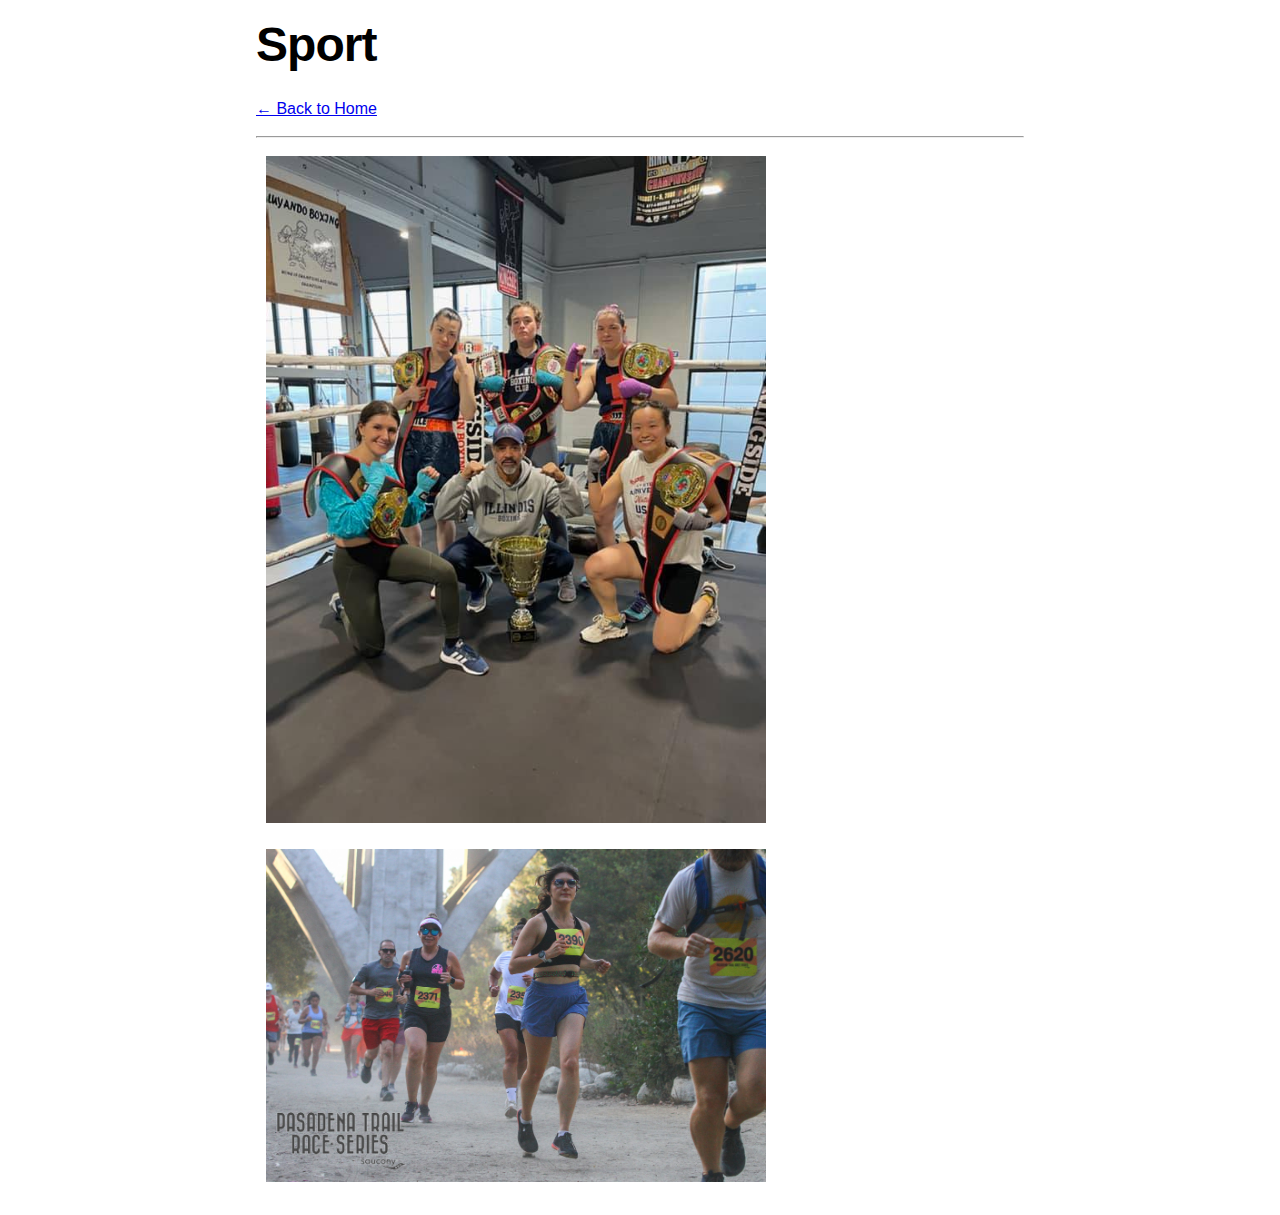
<file: sport.html>
<!DOCTYPE html>
<html>
<head>
    <title>Sport </title>
    <link rel="stylesheet" type="text/css" href="bla.css" />
</head>
<body>
    <div class="header">
        <h1>Sport</h1>
        <p><a href="index.html">← Back to Home</a></p>
    </div>

    <hr>

    <div class="gallery">
        <img src="boxbox.jpg" alt="Boxing " style="max-width: 500px; margin: 10px;">
        <img src="trail.jpg" alt="Professional hobbyjoggeur. If there are any sports you think I should try next, please email me." style="max-width: 500px; margin: 10px;">
    </div>
</body>
</html>
</file>
<file: bla.css>
* {
  -webkit-box-sizing: border-box;
  box-sizing: border-box;
  text-rendering: optimizeLegibility;
  -webkit-font-smoothing: antialiased;
  -moz-osx-font-smoothing: grayscale;
  font-kerning: auto;
}
html {
  font-size: 12pt;
  line-height: 1.4;
  font-weight: 400;
  font-family: 'Helvetica Neue', 'Myriad Pro', 'Segoe UI', Myriad, Helvetica, 'Lucida Grande', 'DejaVu Sans Condensed', 'Liberation Sans', 'Nimbus Sans L', Tahoma, Geneva, Arial, sans-serif;
}
body {
  padding: 1em;
  margin: 0 auto;
  max-width: 800px;
}
code,
pre,
blockquote {
  padding: .2em;
  background: rgba(0,0,0,.1);
}
code,
pre {
  font-family: Consolas, "Andale Mono WT", "Andale Mono", "Lucida Console", "Lucida Sans Typewriter", "DejaVu Sans Mono", "Bitstream Vera Sans Mono", "Liberation Mono", "Nimbus Mono L", Monaco, "Courier New", Courier, monospace;
}
h1, h2, h3, h4, h5, h6 {
  margin: 0 0 .5em 0;
  line-height: 1.2;
  letter-spacing: -.02em;
}
[class*=float-] {
  margin: 0 auto 1em auto;
  display: block;
  width: auto;
  max-width: 100%;
  clear: both;
}
@media (min-width: 600px) {
  h1 { font-size: 300%; }
  h2 { font-size: 200%; }
  h3 { font-size: 180%; }
  h4 { font-size: 160%; }
  h5 { font-size: 140%; }
  h6 { font-size: 120%; }
  [class*=float-] {
    max-width: 40%;
  }
  .float-left {
    float: left;
    margin: 0 1em .5em 0;
  }
  .float-right {
    float: right;
    margin: 0 0 .5em 1em;
  }
  .header img {
  float: left;
  width: 284px;
  height: 334px;
  background: #555;
}

.header h1 {
  position: right;
  top: 18px;
  left: 0px;
}
}
</file>
